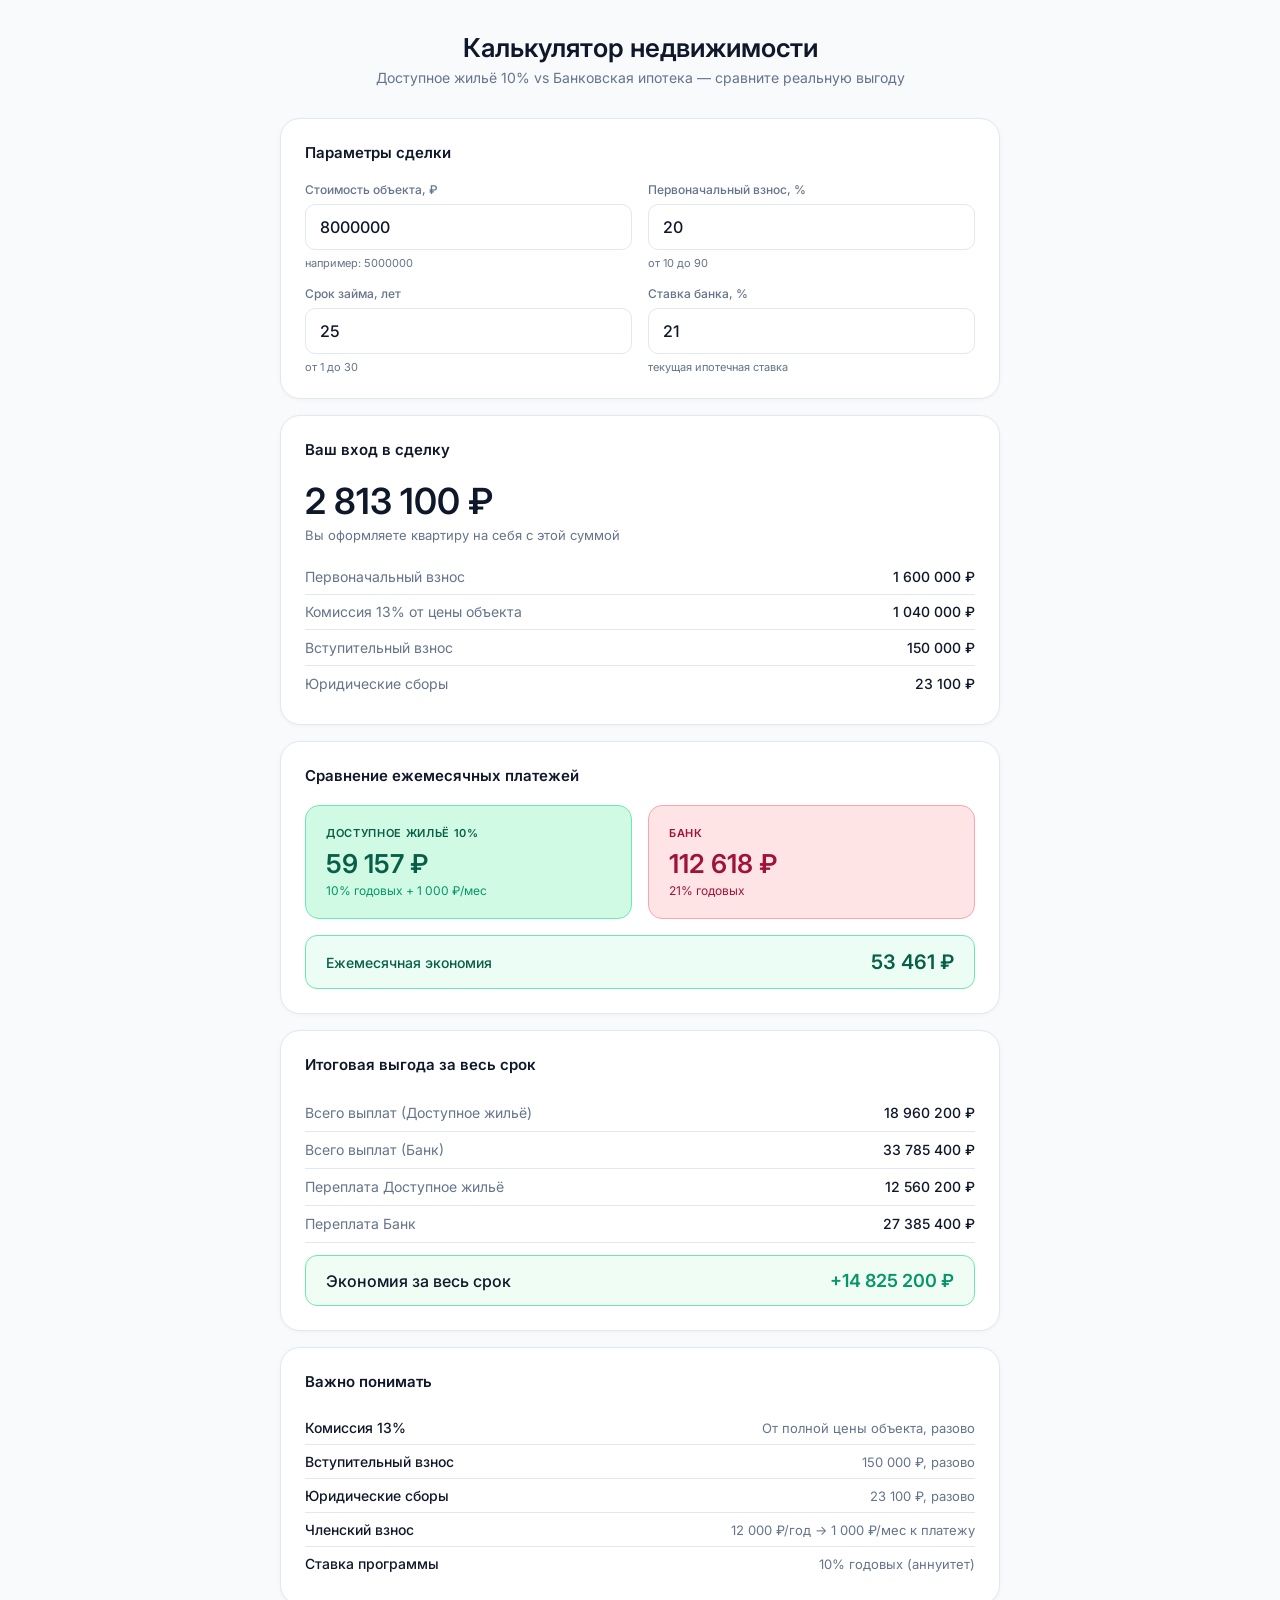
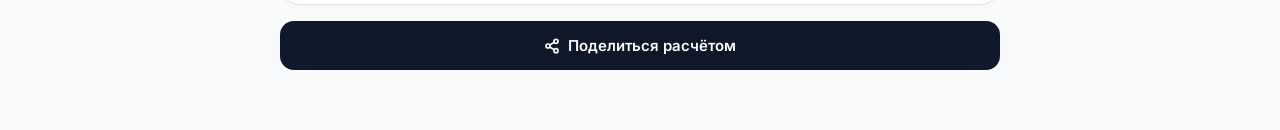
<file: index.html>
<!DOCTYPE html>
<html lang="ru">
<head>
<meta charset="UTF-8">
<meta name="viewport" content="width=device-width, initial-scale=1.0">
<title>Калькулятор недвижимости — Кооператив vs Банк</title>
<link rel="preconnect" href="https://fonts.googleapis.com">
<link href="https://fonts.googleapis.com/css2?family=Inter:wght@400;500;600&display=swap" rel="stylesheet">
<style>
  *, *::before, *::after { box-sizing: border-box; margin: 0; padding: 0; }
  :root {
    --emerald-light: #d1fae5;
    --emerald-border: #6ee7b7;
    --emerald-dark: #065f46;
    --emerald: #059669;
    --rose-light: #ffe4e6;
    --rose-border: #fda4af;
    --rose-dark: #9f1239;
    --bg: #f8fafc;
    --surface: #ffffff;
    --border: #e2e8f0;
    --text: #0f172a;
    --muted: #64748b;
    --radius: 20px;
  }
  body { font-family: 'Inter', sans-serif; background: var(--bg); color: var(--text); min-height: 100vh; padding: 2rem 1rem; }
  .container { max-width: 720px; margin: 0 auto; }
  .header { text-align: center; margin-bottom: 2rem; }
  .header h1 { font-size: 26px; font-weight: 600; margin-bottom: 0.4rem; }
  .header p { font-size: 14px; color: var(--muted); }
  .card { background: var(--surface); border: 1px solid var(--border); border-radius: var(--radius); padding: 1.5rem; margin-bottom: 1rem; box-shadow: 0 1px 4px rgba(0,0,0,0.04); }
  .section-title { font-size: 15px; font-weight: 600; margin-bottom: 1.25rem; }
  .grid-2 { display: grid; grid-template-columns: 1fr 1fr; gap: 1rem; }
  .input-group { display: flex; flex-direction: column; gap: 0.4rem; }
  .input-label { font-size: 12px; color: var(--muted); font-weight: 500; }
  .num-input {
    width: 100%; padding: 12px 14px;
    border: 1.5px solid var(--border); border-radius: 10px;
    font-size: 16px; font-family: 'Inter', sans-serif; font-weight: 500;
    background: var(--surface); color: var(--text);
    outline: none; transition: border-color 0.2s;
  }
  .num-input:focus { border-color: #94a3b8; }
  .input-hint { font-size: 11px; color: var(--muted); }
  .entry-big { font-size: 36px; font-weight: 600; margin: 0.5rem 0 0.25rem; }
  .entry-desc { font-size: 13px; color: var(--muted); margin-bottom: 1rem; }
  .breakdown-row { display: flex; justify-content: space-between; align-items: center; padding: 0.55rem 0; border-bottom: 1px solid var(--border); font-size: 14px; }
  .breakdown-row:last-child { border-bottom: none; }
  .breakdown-label { color: var(--muted); }
  .breakdown-val { font-weight: 500; }
  .pay-grid { display: grid; grid-template-columns: 1fr 1fr; gap: 1rem; margin-bottom: 1rem; }
  .pay-card { border-radius: 14px; padding: 1.25rem; border: 1px solid transparent; }
  .pay-emerald { background: var(--emerald-light); border-color: var(--emerald-border); }
  .pay-rose { background: var(--rose-light); border-color: var(--rose-border); }
  .pay-title { font-size: 11px; font-weight: 600; text-transform: uppercase; letter-spacing: 0.06em; margin-bottom: 0.5rem; }
  .pay-emerald .pay-title { color: var(--emerald-dark); }
  .pay-rose .pay-title { color: var(--rose-dark); }
  .pay-amount { font-size: 26px; font-weight: 600; }
  .pay-emerald .pay-amount { color: var(--emerald-dark); }
  .pay-rose .pay-amount { color: var(--rose-dark); }
  .pay-sub { font-size: 12px; margin-top: 0.25rem; }
  .pay-emerald .pay-sub { color: var(--emerald); }
  .pay-rose .pay-sub { color: var(--rose-dark); }
  .savings-band { background: #ecfdf5; border: 1px solid var(--emerald-border); border-radius: 12px; padding: 0.875rem 1.25rem; display: flex; justify-content: space-between; align-items: center; }
  .savings-label { font-size: 14px; color: var(--emerald-dark); font-weight: 500; }
  .savings-val { font-size: 20px; font-weight: 600; color: var(--emerald-dark); }
  .benefit-row { display: flex; justify-content: space-between; align-items: center; padding: 0.6rem 0; border-bottom: 1px solid var(--border); font-size: 14px; }
  .benefit-row:last-child { border-bottom: none; }
  .benefit-label { color: var(--muted); }
  .benefit-value { font-weight: 500; }
  .total-highlight { background: #f0fdf4; border: 1px solid var(--emerald-border); border-radius: 12px; padding: 0.875rem 1.25rem; display: flex; justify-content: space-between; align-items: center; margin-top: 0.75rem; }
  .total-highlight .benefit-label { color: var(--text); font-weight: 500; }
  .benefit-positive { color: var(--emerald); font-size: 18px; font-weight: 600; }
  .info-row { display: flex; justify-content: space-between; align-items: center; padding: 0.5rem 0; border-bottom: 1px solid var(--border); font-size: 14px; }
  .info-row:last-child { border-bottom: none; }
  .info-name { font-weight: 500; }
  .info-desc { color: var(--muted); font-size: 13px; text-align: right; }
  .share-btn { width: 100%; padding: 15px; border-radius: 14px; background: var(--text); color: white; border: none; font-size: 15px; font-weight: 600; font-family: 'Inter', sans-serif; cursor: pointer; display: flex; align-items: center; justify-content: center; gap: 8px; margin-top: 1rem; transition: opacity 0.2s; }
  .share-btn:hover { opacity: 0.88; }
  .toast { text-align: center; font-size: 13px; color: var(--emerald); margin-top: 0.5rem; height: 20px; }
  @media (max-width: 500px) {
    .grid-2 { grid-template-columns: 1fr; }
    .pay-grid { grid-template-columns: 1fr; }
    .entry-big { font-size: 26px; }
    .pay-amount { font-size: 22px; }
  }
</style>
</head>
<body>
<div class="container">
  <div class="header">
    <h1>Калькулятор недвижимости</h1>
    <p>Доступное жильё 10% vs Банковская ипотека — сравните реальную выгоду</p>
  </div>

  <div class="card">
    <div class="section-title">Параметры сделки</div>
    <div class="grid-2" style="margin-bottom:1rem">
      <div class="input-group">
        <label class="input-label">Стоимость объекта, ₽</label>
        <input type="number" class="num-input" id="price" value="8000000" min="1000000" step="100000" placeholder="8000000">
        <span class="input-hint">например: 5000000</span>
      </div>
      <div class="input-group">
        <label class="input-label">Первоначальный взнос, %</label>
        <input type="number" class="num-input" id="dp" value="20" min="10" max="90" step="1" placeholder="20">
        <span class="input-hint">от 10 до 90</span>
      </div>
    </div>
    <div class="grid-2">
      <div class="input-group">
        <label class="input-label">Срок займа, лет</label>
        <input type="number" class="num-input" id="term" value="25" min="1" max="30" step="1" placeholder="25">
        <span class="input-hint">от 1 до 30</span>
      </div>
      <div class="input-group">
        <label class="input-label">Ставка банка, %</label>
        <input type="number" class="num-input" id="bank-rate" value="21" min="1" max="40" step="0.1" placeholder="21">
        <span class="input-hint">текущая ипотечная ставка</span>
      </div>
    </div>
  </div>

  <div class="card">
    <div class="section-title">Ваш вход в сделку</div>
    <div class="entry-big" id="entry-total">—</div>
    <div class="entry-desc">Вы оформляете квартиру на себя с этой суммой</div>
    <div class="breakdown-row"><span class="breakdown-label">Первоначальный взнос</span><span class="breakdown-val" id="e-dp">—</span></div>
    <div class="breakdown-row"><span class="breakdown-label">Комиссия 13% от цены объекта</span><span class="breakdown-val" id="e-comm">—</span></div>
    <div class="breakdown-row"><span class="breakdown-label">Вступительный взнос</span><span class="breakdown-val">150 000 ₽</span></div>
    <div class="breakdown-row"><span class="breakdown-label">Юридические сборы</span><span class="breakdown-val">23 100 ₽</span></div>
  </div>

  <div class="card">
    <div class="section-title">Сравнение ежемесячных платежей</div>
    <div class="pay-grid">
      <div class="pay-card pay-emerald">
        <div class="pay-title">Доступное жильё 10%</div>
        <div class="pay-amount" id="fund-pay">—</div>
        <div class="pay-sub">10% годовых + 1 000 ₽/мес</div>
      </div>
      <div class="pay-card pay-rose">
        <div class="pay-title">Банк</div>
        <div class="pay-amount" id="bank-pay">—</div>
        <div class="pay-sub" id="bank-rate-label">18% годовых</div>
      </div>
    </div>
    <div class="savings-band">
      <div class="savings-label">Ежемесячная экономия</div>
      <div class="savings-val" id="monthly-saving">—</div>
    </div>
  </div>

  <div class="card">
    <div class="section-title">Итоговая выгода за весь срок</div>
    <div class="benefit-row"><span class="benefit-label">Всего выплат (Доступное жильё)</span><span class="benefit-value" id="total-fund">—</span></div>
    <div class="benefit-row"><span class="benefit-label">Всего выплат (Банк)</span><span class="benefit-value" id="total-bank">—</span></div>
    <div class="benefit-row"><span class="benefit-label">Переплата Доступное жильё</span><span class="benefit-value" id="overpay-fund">—</span></div>
    <div class="benefit-row"><span class="benefit-label">Переплата Банк</span><span class="benefit-value" id="overpay-bank">—</span></div>
    <div class="total-highlight">
      <span class="benefit-label">Экономия за весь срок</span>
      <span class="benefit-positive" id="total-saving">—</span>
    </div>
  </div>

  <div class="card">
    <div class="section-title">Важно понимать</div>
    <div class="info-row"><span class="info-name">Комиссия 13%</span><span class="info-desc">От полной цены объекта, разово</span></div>
    <div class="info-row"><span class="info-name">Вступительный взнос</span><span class="info-desc">150 000 ₽, разово</span></div>
    <div class="info-row"><span class="info-name">Юридические сборы</span><span class="info-desc">23 100 ₽, разово</span></div>
    <div class="info-row"><span class="info-name">Членский взнос</span><span class="info-desc">12 000 ₽/год → 1 000 ₽/мес к платежу</span></div>
    <div class="info-row"><span class="info-name">Ставка программы</span><span class="info-desc">10% годовых (аннуитет)</span></div>
  </div>

  <button class="share-btn" onclick="share()">
    <svg width="16" height="16" viewBox="0 0 24 24" fill="none" stroke="currentColor" stroke-width="2.5"><circle cx="18" cy="5" r="3"/><circle cx="6" cy="12" r="3"/><circle cx="18" cy="19" r="3"/><line x1="8.59" y1="13.51" x2="15.42" y2="17.49"/><line x1="15.41" y1="6.51" x2="8.59" y2="10.49"/></svg>
    Поделиться расчётом
  </button>
  <div class="toast" id="toast"></div>
</div>

<script>
function fmt(n) { return Math.round(n).toLocaleString('ru-RU') + ' ₽'; }
function annuity(loan, rateY, years) {
  const r = rateY / 100 / 12;
  const n = years * 12;
  if (r === 0) return loan / n;
  return loan * r * Math.pow(1+r,n) / (Math.pow(1+r,n)-1);
}
function calc() {
  const price = +document.getElementById('price').value || 0;
  const dpPct = +document.getElementById('dp').value || 0;
  const term = +document.getElementById('term').value || 15;
  const bankRate = +document.getElementById('bank-rate').value || 18;
  if (!price || !dpPct) return;
  const dp = Math.round(price * dpPct / 100);
  const loan = price - dp;
  const commission = Math.round(price * 0.13);
  const entry = 150000, legal = 23100;
  const entryTotal = dp + commission + entry + legal;
  document.getElementById('entry-total').textContent = fmt(entryTotal);
  document.getElementById('e-dp').textContent = fmt(dp);
  document.getElementById('e-comm').textContent = fmt(commission);
  const fundMonthly = Math.round(annuity(loan, 10, term) + 1000);
  const bankMonthly = Math.round(annuity(loan, bankRate, term));
  document.getElementById('fund-pay').textContent = fmt(fundMonthly);
  document.getElementById('bank-pay').textContent = fmt(bankMonthly);
  document.getElementById('bank-rate-label').textContent = bankRate + '% годовых';
  document.getElementById('monthly-saving').textContent = fmt(Math.max(0, bankMonthly - fundMonthly));
  const n = term * 12;
  const totalFund = Math.round(fundMonthly * n + commission + entry + legal);
  const totalBank = Math.round(bankMonthly * n);
  const overpayFund = Math.round(fundMonthly * n - loan + commission + entry + legal);
  const overpayBank = Math.round(bankMonthly * n - loan);
  const totalSaving = totalBank - totalFund;
  document.getElementById('total-fund').textContent = fmt(totalFund);
  document.getElementById('total-bank').textContent = fmt(totalBank);
  document.getElementById('overpay-fund').textContent = fmt(overpayFund);
  document.getElementById('overpay-bank').textContent = fmt(overpayBank);
  document.getElementById('total-saving').textContent = (totalSaving > 0 ? '+' : '') + fmt(totalSaving);
  window._d = { price, dpPct, dp, loan, term, bankRate, commission, entry, legal, entryTotal, fundMonthly, bankMonthly, totalFund, totalBank, totalSaving };
}
function share() {
  const d = window._d; if (!d) return;
  const r = n => Math.round(n).toLocaleString('ru-RU');
  const text = `🏠 Расчёт покупки недвижимости\n\nЦена: ${r(d.price)} ₽\nПВ (${d.dpPct}%): ${r(d.dp)} ₽\nСрок: ${d.term} лет\n\n💼 Вход в сделку: ${r(d.entryTotal)} ₽\n\n📊 Ежемесячно:\nКооператив: ${r(d.fundMonthly)} ₽\nБанк (${d.bankRate}%): ${r(d.bankMonthly)} ₽\nЭкономия: ${r(d.bankMonthly - d.fundMonthly)} ₽/мес\n\n💰 За весь срок:\nДоступное жильё: ${r(d.totalFund)} ₽\nБанк: ${r(d.totalBank)} ₽\nВыгода: ${r(d.totalSaving)} ₽`;
  navigator.clipboard.writeText(text).then(() => {
    const t = document.getElementById('toast');
    t.textContent = 'Скопировано в буфер обмена';
    setTimeout(() => t.textContent = '', 3000);
  });
}
['price','dp','term','bank-rate'].forEach(id => document.getElementById(id).addEventListener('input', calc));
calc();
</script>
</body>
</html>
</file>
